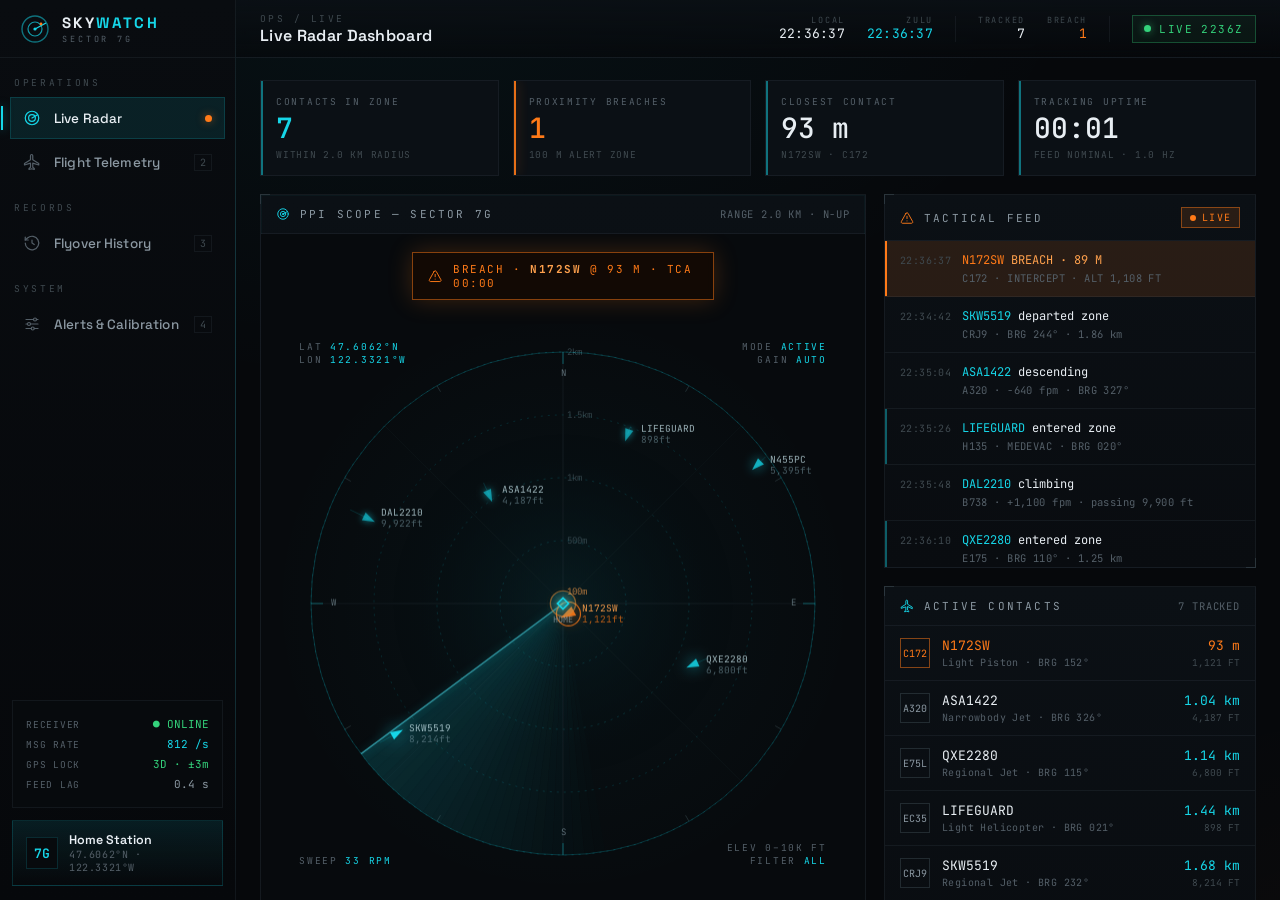
<file: SkyWatch - Claude Design/SkyWatch.html>
<!DOCTYPE html>
<html lang="en">
<head>
<meta charset="UTF-8">
<meta name="viewport" content="width=device-width, initial-scale=1.0">
<title>SkyWatch — Tactical Airspace Monitor</title>
<link rel="preconnect" href="https://fonts.googleapis.com">
<link rel="preconnect" href="https://fonts.gstatic.com" crossorigin>
<link href="https://fonts.googleapis.com/css2?family=Space+Grotesk:wght@400;500;600;700&family=JetBrains+Mono:wght@400;500;600&display=swap" rel="stylesheet">
<link rel="stylesheet" href="styles.css">
<link rel="stylesheet" href="screens.css">
</head>
<body>
<div class="app">

  <!-- ======================= LEFT RAIL ======================= -->
  <aside class="rail">
    <div class="brand">
      <div class="brand-mark">
        <svg width="30" height="30" viewBox="0 0 30 30" fill="none">
          <circle cx="15" cy="15" r="13" stroke="#16d6e8" stroke-width="1.4" opacity="0.5"/>
          <circle cx="15" cy="15" r="7" stroke="#16d6e8" stroke-width="1.2" opacity="0.7"/>
          <path d="M15 15 L26 9" stroke="#16d6e8" stroke-width="1.4"/>
          <circle cx="15" cy="15" r="1.6" fill="#16d6e8"/>
          <circle cx="21" cy="10" r="1.4" fill="#ff7a18"/>
        </svg>
      </div>
      <div>
        <div class="brand-name">SKY<b>WATCH</b></div>
        <div class="brand-sub">SECTOR 7G</div>
      </div>
    </div>

    <div class="rail-section">Operations</div>
    <nav class="nav">
      <div class="nav-item" data-go="dashboard">
        <span class="ico"><svg viewBox="0 0 24 24" fill="none" stroke="currentColor" stroke-width="1.6"><circle cx="12" cy="12" r="9"/><circle cx="12" cy="12" r="4.5"/><path d="M12 12 19 8" stroke-linecap="round"/></svg></span>
        <span class="lbl">Live Radar</span>
        <span class="alert-dot"></span>
      </div>
      <div class="nav-item" data-go="telemetry">
        <span class="ico"><svg viewBox="0 0 24 24" fill="none" stroke="currentColor" stroke-width="1.6" stroke-linejoin="round"><path d="M21 16v-2l-8-5V3.5a1.5 1.5 0 0 0-3 0V9l-8 5v2l8-2.5V19l-2 1.5V22l3.5-1 3.5 1v-1.5L13 19v-5.5z"/></svg></span>
        <span class="lbl">Flight Telemetry</span>
        <span class="kbd">2</span>
      </div>
    </nav>

    <div class="rail-section">Records</div>
    <nav class="nav">
      <div class="nav-item" data-go="history">
        <span class="ico"><svg viewBox="0 0 24 24" fill="none" stroke="currentColor" stroke-width="1.6" stroke-linecap="round"><path d="M3 12a9 9 0 1 0 3-6.7L3 8"/><path d="M3 4v4h4"/><path d="M12 8v4l3 2"/></svg></span>
        <span class="lbl">Flyover History</span>
        <span class="kbd">3</span>
      </div>
    </nav>

    <div class="rail-section">System</div>
    <nav class="nav">
      <div class="nav-item" data-go="calibration">
        <span class="ico"><svg viewBox="0 0 24 24" fill="none" stroke="currentColor" stroke-width="1.6" stroke-linecap="round"><path d="M4 6h10M18 6h2M4 12h2M10 12h10M4 18h7M15 18h5"/><circle cx="16" cy="6" r="2"/><circle cx="8" cy="12" r="2"/><circle cx="13" cy="18" r="2"/></svg></span>
        <span class="lbl">Alerts & Calibration</span>
        <span class="kbd">4</span>
      </div>
    </nav>

    <div class="rail-spacer"></div>

    <div class="rail-status">
      <div class="row"><span class="k">Receiver</span><span class="v ok">● ONLINE</span></div>
      <div class="row"><span class="k">Msg Rate</span><span class="v cy">812 /s</span></div>
      <div class="row"><span class="k">GPS Lock</span><span class="v ok">3D · ±3m</span></div>
      <div class="row"><span class="k">Feed Lag</span><span class="v">0.4 s</span></div>
    </div>

    <div class="station-tag">
      <div class="av">7G</div>
      <div>
        <div class="nm">Home Station</div>
        <div class="id">47.6062°N · 122.3321°W</div>
      </div>
    </div>
  </aside>

  <!-- ======================= MAIN ======================= -->
  <div class="main">
    <header class="topbar">
      <div class="page-id">
        <span class="crumb" id="pg-crumb">OPS / LIVE</span>
        <span class="title" id="pg-title">Live Radar Dashboard</span>
      </div>
      <div class="topbar-spacer"></div>
      <div class="sysline">
        <div class="sysmetric"><span class="k">Local</span><span class="v" id="clk-local">--:--:--</span></div>
        <div class="sysmetric"><span class="k">Zulu</span><span class="v cy" id="clk-utc">--:--:--</span></div>
        <div class="sysdiv"></div>
        <div class="sysmetric"><span class="k">Tracked</span><span class="v" id="top-tracked">7</span></div>
        <div class="sysmetric"><span class="k">Breach</span><span class="v or" id="top-breach">1</span></div>
        <div class="sysdiv"></div>
        <div class="live-pill"><span class="dot"></span>LIVE <span id="clk-z">----Z</span></div>
      </div>
    </header>

    <main class="screens">
      <section class="screen" id="screen-dashboard" data-screen-label="Live Radar Dashboard"><div class="screen-pad"></div></section>
      <section class="screen" id="screen-telemetry" data-screen-label="Flight Telemetry"><div class="screen-pad"></div></section>
      <section class="screen" id="screen-history" data-screen-label="Flyover History"><div class="screen-pad"></div></section>
      <section class="screen" id="screen-calibration" data-screen-label="Alerts & Calibration"><div class="screen-pad"></div></section>
    </main>
  </div>
</div>

<script src="data.js"></script>
<script src="radar.js"></script>
<script src="screens.js"></script>
</body>
</html>
</file>
<file: SkyWatch - Claude Design/styles.css>
/* ============================================================
   SkyWatch — Tactical Airspace Monitor
   Design system + shell
   ============================================================ */

:root {
  /* surfaces */
  --bg-0: #06080b;
  --bg-1: #090c10;
  --bg-grad-1: #0a0e13;
  --panel: #0b1015;
  --panel-2: #0e141b;
  --panel-3: #11181f;
  --inset: #070a0d;

  /* lines */
  --line: rgba(122,142,152,0.10);
  --line-strong: rgba(130,158,168,0.20);
  --line-cyan: rgba(22,214,232,0.16);

  /* accents */
  --cyan: #16d6e8;
  --cyan-2: #4fe6f4;
  --cyan-dim: #0d8d99;
  --cyan-faint: rgba(22,214,232,0.10);
  --cyan-glow: rgba(22,214,232,0.55);
  --orange: #ff7a18;
  --orange-2: #ffa14d;
  --orange-faint: rgba(255,122,24,0.12);
  --orange-glow: rgba(255,122,24,0.5);
  --green: #34d27b;
  --red: #ff3b4e;
  --amber: #ffce3a;

  /* text */
  --text: #e8eef3;
  --text-dim: #8b98a2;
  --text-faint: #545f68;
  --text-mute: #3f494f;

  /* type */
  --mono: 'JetBrains Mono', ui-monospace, monospace;
  --sans: 'Space Grotesk', system-ui, sans-serif;

  --rail-w: 236px;
  --top-h: 58px;
}

* { box-sizing: border-box; margin: 0; padding: 0; }

html, body { height: 100%; }

body {
  font-family: var(--sans);
  background: var(--bg-0);
  color: var(--text);
  -webkit-font-smoothing: antialiased;
  text-rendering: optimizeLegibility;
  overflow: hidden;
}

/* faint global scanline / grid wash */
.app {
  position: relative;
  display: grid;
  grid-template-columns: var(--rail-w) 1fr;
  grid-template-rows: 100vh;
  height: 100vh;
  background:
    radial-gradient(1200px 800px at 30% -10%, rgba(22,214,232,0.05), transparent 60%),
    radial-gradient(900px 700px at 110% 120%, rgba(255,122,24,0.035), transparent 55%),
    var(--bg-0);
}

::selection { background: rgba(22,214,232,0.25); color: #fff; }

/* scrollbars */
::-webkit-scrollbar { width: 10px; height: 10px; }
::-webkit-scrollbar-track { background: transparent; }
::-webkit-scrollbar-thumb { background: rgba(130,150,160,0.16); border-radius: 0; border: 2px solid transparent; background-clip: padding-box; }
::-webkit-scrollbar-thumb:hover { background: rgba(130,150,160,0.3); background-clip: padding-box; }

/* ============================================================
   LEFT RAIL
   ============================================================ */
.rail {
  grid-column: 1;
  background: linear-gradient(180deg, var(--bg-1), var(--bg-0));
  border-right: 1px solid var(--line);
  display: flex;
  flex-direction: column;
  position: relative;
  z-index: 5;
}
.rail::after {
  content: "";
  position: absolute; inset: 0 -1px 0 auto; width: 1px;
  background: linear-gradient(180deg, transparent, var(--line-cyan) 30%, var(--line-cyan) 70%, transparent);
}

.brand {
  display: flex; align-items: center; gap: 12px;
  height: var(--top-h);
  padding: 0 20px;
  border-bottom: 1px solid var(--line);
}
.brand-mark {
  width: 30px; height: 30px; position: relative; flex: none;
}
.brand-mark svg { display: block; }
.brand-name {
  font-weight: 700; font-size: 15px; letter-spacing: 0.16em;
  text-transform: uppercase;
}
.brand-name b { color: var(--cyan); font-weight: 700; }
.brand-sub {
  font-family: var(--mono); font-size: 8.5px; letter-spacing: 0.34em;
  color: var(--text-faint); text-transform: uppercase; margin-top: 1px;
}

.rail-section {
  padding: 18px 14px 8px;
  font-family: var(--mono);
  font-size: 9.5px; letter-spacing: 0.28em; text-transform: uppercase;
  color: var(--text-mute);
}

.nav { display: flex; flex-direction: column; gap: 2px; padding: 0 10px; }
.nav-item {
  display: flex; align-items: center; gap: 13px;
  padding: 11px 12px;
  border: 1px solid transparent;
  color: var(--text-dim);
  cursor: pointer;
  position: relative;
  transition: color .15s, background .15s, border-color .15s;
  user-select: none;
}
.nav-item .ico { width: 18px; height: 18px; flex: none; color: var(--text-faint); transition: color .15s; }
.nav-item .ico svg, .h-ico svg, .search .ico svg { width: 100%; height: 100%; display: block; }
.search .ico { width: 14px; height: 14px; flex: none; color: var(--text-faint); }
.nav-item .lbl { font-size: 13.5px; font-weight: 500; letter-spacing: 0.01em; }
.nav-item .kbd {
  margin-left: auto; font-family: var(--mono); font-size: 10px;
  color: var(--text-mute); border: 1px solid var(--line); padding: 1px 5px;
}
.nav-item:hover { color: var(--text); background: rgba(255,255,255,0.02); }
.nav-item:hover .ico { color: var(--text-dim); }
.nav-item.active {
  color: var(--text); background: var(--cyan-faint);
  border-color: var(--line-cyan);
}
.nav-item.active .ico { color: var(--cyan); }
.nav-item.active::before {
  content: ""; position: absolute; left: -10px; top: 8px; bottom: 8px; width: 2px;
  background: var(--cyan); box-shadow: 0 0 10px var(--cyan-glow);
}
.nav-item .alert-dot {
  margin-left: auto; width: 7px; height: 7px; border-radius: 50%;
  background: var(--orange); box-shadow: 0 0 8px var(--orange-glow);
  animation: pulse 1.6s ease-in-out infinite;
}

.rail-spacer { flex: 1; }

.rail-status {
  margin: 12px; padding: 13px;
  border: 1px solid var(--line); background: var(--inset);
}
.rail-status .row { display: flex; justify-content: space-between; align-items: center; gap: 10px; padding: 3px 0; }
.rail-status .k { font-family: var(--mono); font-size: 9.5px; letter-spacing: 0.08em; color: var(--text-faint); text-transform: uppercase; white-space: nowrap; }
.rail-status .v { font-family: var(--mono); font-size: 11px; color: var(--text-dim); white-space: nowrap; }
.rail-status .v.ok { color: var(--green); }
.rail-status .v.cy { color: var(--cyan); }

.station-tag {
  margin: 0 12px 14px; padding: 11px 13px;
  border: 1px solid var(--line-cyan); background: linear-gradient(180deg, var(--cyan-faint), transparent);
  display: flex; align-items: center; gap: 11px;
}
.station-tag .av {
  width: 32px; height: 32px; flex: none; border: 1px solid var(--line-cyan);
  display: grid; place-items: center; color: var(--cyan); font-family: var(--mono); font-size: 13px; font-weight: 600;
  background: var(--inset);
}
.station-tag .nm { font-size: 12.5px; font-weight: 600; }
.station-tag .id { font-family: var(--mono); font-size: 10px; color: var(--text-faint); letter-spacing: 0.06em; }

/* ============================================================
   TOP BAR
   ============================================================ */
.main {
  grid-column: 2; min-width: 0;
  display: grid; grid-template-rows: var(--top-h) 1fr;
  height: 100vh; min-height: 0;
}
.topbar {
  display: flex; align-items: center; gap: 18px;
  padding: 0 24px;
  border-bottom: 1px solid var(--line);
  background: linear-gradient(180deg, rgba(11,16,21,0.9), rgba(6,8,11,0.6));
  backdrop-filter: blur(6px);
  position: relative; z-index: 4;
}
.page-id { display: flex; flex-direction: column; }
.page-id .crumb { font-family: var(--mono); font-size: 9.5px; letter-spacing: 0.26em; color: var(--text-mute); text-transform: uppercase; }
.page-id .title { font-size: 16px; font-weight: 600; letter-spacing: 0.02em; }

.topbar-spacer { flex: 1; }

.sysline { display: flex; align-items: center; gap: 22px; }
.sysmetric { display: flex; flex-direction: column; align-items: flex-end; line-height: 1.25; }
.sysmetric .k { font-family: var(--mono); font-size: 8.5px; letter-spacing: 0.2em; color: var(--text-mute); text-transform: uppercase; }
.sysmetric .v { font-family: var(--mono); font-size: 13px; color: var(--text); letter-spacing: 0.02em; }
.sysmetric .v.cy { color: var(--cyan); }
.sysmetric .v.or { color: var(--orange); }

.sysdiv { width: 1px; height: 26px; background: var(--line); }

.live-pill {
  display: flex; align-items: center; gap: 8px;
  font-family: var(--mono); font-size: 11px; letter-spacing: 0.14em;
  color: var(--green); border: 1px solid rgba(52,210,123,0.3);
  padding: 6px 11px; background: rgba(52,210,123,0.06);
}
.live-pill .dot { width: 7px; height: 7px; border-radius: 50%; background: var(--green); box-shadow: 0 0 8px rgba(52,210,123,0.7); animation: pulse 1.8s infinite; }

/* ============================================================
   SCREEN HOST
   ============================================================ */
.screens { position: relative; min-height: 0; overflow: hidden; }
.screen {
  position: absolute; inset: 0;
  overflow: auto;
  display: none;
}
.screen.active { display: block; }
.screen-pad { padding: 22px 24px 28px; }

/* ============================================================
   PANELS / GENERIC
   ============================================================ */
.panel {
  background: linear-gradient(180deg, var(--panel), var(--bg-1));
  border: 1px solid var(--line);
  position: relative;
}
.panel.glow { box-shadow: inset 0 0 0 1px rgba(22,214,232,0.04); }
/* corner ticks */
.panel.ticked::before, .panel.ticked::after {
  content: ""; position: absolute; width: 9px; height: 9px; pointer-events: none;
  border-color: var(--line-strong); border-style: solid;
}
.panel.ticked::before { top: -1px; left: -1px; border-width: 1px 0 0 1px; }
.panel.ticked::after { bottom: -1px; right: -1px; border-width: 0 1px 1px 0; }

.panel-head {
  display: flex; align-items: center; gap: 10px;
  padding: 12px 15px; border-bottom: 1px solid var(--line);
}
.panel-head .h-title { font-family: var(--mono); font-size: 11px; letter-spacing: 0.2em; text-transform: uppercase; color: var(--text-dim); }
.panel-head .h-ico { width: 14px; height: 14px; color: var(--cyan); }
.panel-head .h-meta { margin-left: auto; font-family: var(--mono); font-size: 10.5px; color: var(--text-faint); letter-spacing: 0.08em; }
.panel-body { padding: 15px; }

.eyebrow { font-family: var(--mono); font-size: 9.5px; letter-spacing: 0.26em; text-transform: uppercase; color: var(--text-mute); }

/* badges */
.badge {
  display: inline-flex; align-items: center; gap: 6px;
  font-family: var(--mono); font-size: 10px; letter-spacing: 0.12em; text-transform: uppercase;
  padding: 3px 8px; border: 1px solid var(--line-strong); color: var(--text-dim);
}
.badge.cy { color: var(--cyan); border-color: rgba(22,214,232,0.4); background: var(--cyan-faint); }
.badge.or { color: var(--orange); border-color: rgba(255,122,24,0.45); background: var(--orange-faint); }
.badge.gn { color: var(--green); border-color: rgba(52,210,123,0.4); background: rgba(52,210,123,0.07); }
.badge.rd { color: var(--red); border-color: rgba(255,59,78,0.45); background: rgba(255,59,78,0.08); }
.badge .b-dot { width: 6px; height: 6px; border-radius: 50%; background: currentColor; }

/* stat block */
.stat .s-k { font-family: var(--mono); font-size: 9.5px; letter-spacing: 0.18em; text-transform: uppercase; color: var(--text-faint); margin-bottom: 6px; }
.stat .s-v { font-family: var(--mono); font-weight: 500; line-height: 1; }
.stat .s-v .u { color: var(--text-faint); font-size: 0.5em; margin-left: 3px; letter-spacing: 0.05em; }

/* data row */
.drow { display: flex; align-items: baseline; justify-content: space-between; padding: 9px 0; border-bottom: 1px solid var(--line); }
.drow:last-child { border-bottom: none; }
.drow .dk { font-family: var(--mono); font-size: 10.5px; letter-spacing: 0.1em; text-transform: uppercase; color: var(--text-faint); }
.drow .dv { font-family: var(--mono); font-size: 13px; color: var(--text); }
.drow .dv.cy { color: var(--cyan); }
.drow .dv.or { color: var(--orange); }

@keyframes pulse { 0%,100% { opacity: 1; } 50% { opacity: 0.35; } }
@keyframes blink { 0%,49% { opacity: 1; } 50%,100% { opacity: 0.15; } }
@keyframes sweepFade { from { opacity: 0.9; } to { opacity: 0; } }
</file>
<file: SkyWatch - Claude Design/screens.css>
/* ============================================================
   SkyWatch — per-screen layouts
   ============================================================ */

/* ---------- DASHBOARD ---------- */
.dash {
  display: grid;
  grid-template-columns: minmax(0,1fr) 372px;
  gap: 18px;
}
.dash-left { display: flex; flex-direction: column; gap: 18px; min-width: 0; }
.dash-right { display: flex; flex-direction: column; gap: 18px; }

/* top stat strip */
.statstrip { display: grid; grid-template-columns: repeat(4, 1fr); gap: 14px; }
.statstrip .cell {
  border: 1px solid var(--line); background: var(--panel);
  padding: 14px 15px; position: relative; overflow: hidden;
}
.statstrip .cell::after {
  content: ""; position: absolute; left: 0; top: 0; bottom: 0; width: 2px; background: var(--cyan); opacity: 0.5;
}
.statstrip .cell.warn::after { background: var(--orange); opacity: 0.9; box-shadow: 0 0 12px var(--orange-glow); }
.statstrip .s-v { font-size: 28px; color: var(--text); }
.statstrip .cell.warn .s-v { color: var(--orange); }
.statstrip .cell.cy .s-v { color: var(--cyan); }
.statstrip .sub { font-family: var(--mono); font-size: 9.5px; color: var(--text-mute); margin-top: 6px; letter-spacing: 0.08em; }

/* radar panel */
.radar-panel { flex: 1; min-height: 0; display: flex; flex-direction: column; }
.radar-stage {
  position: relative; flex: 1; min-height: 540px;
  display: grid; place-items: center;
  background:
    radial-gradient(circle at 50% 50%, rgba(22,214,232,0.04), transparent 62%),
    var(--inset);
  overflow: hidden;
}
.radar-wrap { position: relative; width: min(620px, 92%); aspect-ratio: 1; }
.radar-wrap canvas { position: absolute; inset: 0; width: 100%; height: 100%; }

/* overlay HUD corners on radar */
.radar-hud { position: absolute; inset: 14px; pointer-events: none; font-family: var(--mono); }
.radar-hud .corner { position: absolute; font-size: 9.5px; letter-spacing: 0.18em; color: var(--text-faint); text-transform: uppercase; }
.radar-hud .tl { top: 0; left: 0; }
.radar-hud .tr { top: 0; right: 0; text-align: right; }
.radar-hud .bl { bottom: 0; left: 0; }
.radar-hud .br { bottom: 0; right: 0; text-align: right; }
.radar-hud .corner .b { color: var(--cyan); }

/* breach callout floating */
.breach-callout {
  position: absolute; top: 18px; left: 50%; transform: translateX(-50%);
  display: none; align-items: center; gap: 11px;
  border: 1px solid rgba(255,122,24,0.5); background: rgba(20,10,4,0.86);
  padding: 9px 15px; backdrop-filter: blur(4px);
  box-shadow: 0 0 24px rgba(255,122,24,0.22);
}
.breach-callout.show { display: flex; animation: blink 1.1s steps(1) infinite; }
.breach-callout .bc-ico { width: 17px; height: 17px; color: var(--orange); }
.breach-callout .bc-txt { font-family: var(--mono); font-size: 11px; letter-spacing: 0.14em; color: var(--orange); text-transform: uppercase; }
.breach-callout .bc-txt b { color: var(--orange-2); }

.radar-foot {
  display: flex; align-items: center; gap: 18px; padding: 11px 16px;
  border-top: 1px solid var(--line); font-family: var(--mono); font-size: 10.5px; color: var(--text-faint);
}
.radar-foot .item { display: flex; align-items: center; gap: 7px; letter-spacing: 0.06em; }
.radar-foot .swatch { width: 10px; height: 10px; border: 1px solid currentColor; }
.radar-foot .swatch.tri { width: 0; height: 0; border: none; border-left: 5px solid transparent; border-right: 5px solid transparent; border-bottom: 9px solid var(--cyan); }
.radar-foot .swatch.tri.or { border-bottom-color: var(--orange); }
.radar-foot .sep { margin-left: auto; }

/* tactical feed */
.feed { flex: none; }
.feed-list { max-height: 326px; overflow: auto; }
.feed-item {
  display: grid; grid-template-columns: auto 1fr; gap: 11px;
  padding: 11px 15px; border-bottom: 1px solid var(--line);
  position: relative;
}
.feed-item .ts { font-family: var(--mono); font-size: 10px; color: var(--text-mute); letter-spacing: 0.04em; padding-top: 2px; white-space: nowrap; }
.feed-item .body .ln1 { font-family: var(--mono); font-size: 12px; color: var(--text); }
.feed-item .body .ln1 .cs { color: var(--cyan); }
.feed-item .body .ln2 { font-family: var(--mono); font-size: 10.5px; color: var(--text-faint); margin-top: 3px; letter-spacing: 0.04em; }
.feed-item.alert { background: var(--orange-faint); }
.feed-item.alert::before { content: ""; position: absolute; left: 0; top: 0; bottom: 0; width: 2px; background: var(--orange); }
.feed-item.alert .ln1 { color: var(--orange-2); }
.feed-item.alert .ln1 .cs { color: var(--orange); }
.feed-item.entry::before { content: ""; position: absolute; left: 0; top: 0; bottom: 0; width: 2px; background: var(--cyan); opacity: 0.4; }

/* contact list */
.contact-row {
  display: grid; grid-template-columns: 30px 1fr auto; align-items: center; gap: 12px;
  padding: 11px 15px; border-bottom: 1px solid var(--line); cursor: pointer; transition: background .12s;
}
.contact-row:hover { background: rgba(255,255,255,0.02); }
.contact-row:last-child { border-bottom: none; }
.contact-row .tag {
  width: 30px; height: 30px; border: 1px solid var(--line-strong); display: grid; place-items: center;
  font-family: var(--mono); font-size: 10px; color: var(--text-dim);
}
.contact-row.warn .tag { border-color: rgba(255,122,24,0.5); color: var(--orange); }
.contact-row .cs { font-family: var(--mono); font-size: 13px; color: var(--text); }
.contact-row.warn .cs { color: var(--orange); }
.contact-row .meta { font-family: var(--mono); font-size: 10px; color: var(--text-faint); margin-top: 2px; letter-spacing: 0.04em; }
.contact-row .dist { text-align: right; }
.contact-row .dist .d { font-family: var(--mono); font-size: 13px; color: var(--cyan); }
.contact-row.warn .dist .d { color: var(--orange); }
.contact-row .dist .a { font-family: var(--mono); font-size: 9.5px; color: var(--text-mute); margin-top: 2px; }

/* ---------- TELEMETRY ---------- */
.tele { display: grid; grid-template-columns: minmax(0,1fr) 360px; gap: 18px; }
.tele-main { display: flex; flex-direction: column; gap: 18px; min-width: 0; }
.tele-side { display: flex; flex-direction: column; gap: 18px; }

.tele-hero { display: grid; grid-template-columns: 1fr auto; gap: 18px; padding: 20px 22px; }
.tele-hero .cs-big { font-family: var(--mono); font-size: 40px; font-weight: 600; letter-spacing: 0.02em; line-height: 1; }
.tele-hero .cs-big .live { color: var(--cyan); }
.tele-hero .sub { display: flex; gap: 10px; margin-top: 12px; flex-wrap: wrap; }
.tele-hero .desc { margin-top: 14px; font-family: var(--mono); font-size: 11.5px; color: var(--text-dim); letter-spacing: 0.03em; line-height: 1.7; }
.tele-hero .silhouette {
  width: 230px; height: 120px; align-self: center;
}

.tele-grid { display: grid; grid-template-columns: repeat(3, 1fr); gap: 14px; }
.tele-cell {
  border: 1px solid var(--line); background: var(--panel); padding: 16px 17px; position: relative;
}
.tele-cell .s-k { display: flex; align-items: center; gap: 7px; }
.tele-cell .s-v { font-size: 30px; margin-top: 10px; }
.tele-cell.big .s-v { font-size: 34px; }
.tele-cell .trend { font-family: var(--mono); font-size: 10px; margin-top: 9px; letter-spacing: 0.06em; }
.tele-cell .trend.up { color: var(--green); }
.tele-cell .trend.dn { color: var(--orange); }
.tele-cell .trend.flat { color: var(--text-faint); }

/* heading compass */
.compass { width: 88px; height: 88px; margin: 4px auto 0; }

/* chart */
.chart-wrap { padding: 8px 6px 4px; }
.chart-wrap canvas { width: 100%; display: block; }
.chart-legend { display: flex; gap: 16px; padding: 6px 14px 12px; }
.chart-legend .lg { display: flex; align-items: center; gap: 7px; font-family: var(--mono); font-size: 10px; color: var(--text-faint); letter-spacing: 0.06em; }
.chart-legend .lg .ln { width: 14px; height: 2px; }

/* route strip */
.route { display: grid; grid-template-columns: 1fr auto 1fr; align-items: center; gap: 14px; padding: 18px; }
.route .port { text-align: center; }
.route .port .code { font-family: var(--mono); font-size: 26px; color: var(--text); }
.route .port .nm { font-family: var(--mono); font-size: 10px; color: var(--text-faint); margin-top: 5px; letter-spacing: 0.06em; }
.route .mid { display: flex; flex-direction: column; align-items: center; gap: 6px; color: var(--cyan); }
.route .mid .ln { width: 120px; height: 1px; background: linear-gradient(90deg, transparent, var(--cyan), transparent); position: relative; }
.route .mid .ln::after { content: "✈"; position: absolute; left: 60%; top: -8px; font-size: 13px; color: var(--cyan); }
.route .mid .et { font-family: var(--mono); font-size: 9.5px; color: var(--text-faint); letter-spacing: 0.1em; }

.mini-radar { display: grid; place-items: center; padding: 12px; }
.mini-radar canvas { width: 100%; max-width: 300px; aspect-ratio: 1; }

/* ---------- HISTORY ---------- */
.hist-toolbar { display: flex; align-items: center; gap: 12px; margin-bottom: 16px; flex-wrap: wrap; }
.search {
  display: flex; align-items: center; gap: 9px; padding: 9px 13px; min-width: 280px;
  border: 1px solid var(--line); background: var(--inset); flex: 1; max-width: 360px;
}
.search .ico { width: 14px; height: 14px; color: var(--text-faint); }
.search input { background: none; border: none; outline: none; color: var(--text); font-family: var(--mono); font-size: 12px; width: 100%; letter-spacing: 0.04em; }
.search input::placeholder { color: var(--text-mute); }

.chipset { display: flex; gap: 8px; }
.chip {
  font-family: var(--mono); font-size: 10.5px; letter-spacing: 0.1em; text-transform: uppercase;
  padding: 7px 12px; border: 1px solid var(--line); color: var(--text-dim); cursor: pointer; transition: .12s;
}
.chip:hover { border-color: var(--line-strong); color: var(--text); }
.chip.on { color: var(--cyan); border-color: rgba(22,214,232,0.4); background: var(--cyan-faint); }

.hist-stat { margin-left: auto; display: flex; gap: 24px; }
.hist-stat .hs { text-align: right; }
.hist-stat .hs .v { font-family: var(--mono); font-size: 18px; color: var(--text); }
.hist-stat .hs .v.cy { color: var(--cyan); }
.hist-stat .hs .v.or { color: var(--orange); }
.hist-stat .hs .k { font-family: var(--mono); font-size: 8.5px; letter-spacing: 0.16em; text-transform: uppercase; color: var(--text-mute); margin-top: 3px; }

/* histogram */
.histo { display: flex; align-items: flex-end; gap: 4px; height: 80px; padding: 0 2px; }
.histo .bar { flex: 1; background: linear-gradient(180deg, var(--cyan), var(--cyan-dim)); opacity: 0.55; position: relative; min-height: 2px; transition: opacity .12s; }
.histo .bar:hover { opacity: 1; }
.histo .bar.peak { background: linear-gradient(180deg, var(--orange), #b5560f); opacity: 0.9; }
.histo-axis { display: flex; justify-content: space-between; padding: 8px 2px 0; font-family: var(--mono); font-size: 9px; color: var(--text-mute); letter-spacing: 0.08em; }

/* table */
.table-wrap { overflow: auto; }
table.log { width: 100%; border-collapse: collapse; }
table.log th {
  text-align: left; font-family: var(--mono); font-size: 9.5px; letter-spacing: 0.16em; text-transform: uppercase;
  color: var(--text-mute); font-weight: 500; padding: 12px 15px; border-bottom: 1px solid var(--line-strong);
  position: sticky; top: 0; background: var(--panel); white-space: nowrap;
}
table.log th.num, table.log td.num { text-align: right; }
table.log td { padding: 12px 15px; border-bottom: 1px solid var(--line); font-family: var(--mono); font-size: 12px; color: var(--text-dim); white-space: nowrap; }
table.log tr:hover td { background: rgba(255,255,255,0.015); }
table.log td.cs { color: var(--text); }
table.log td.close { color: var(--cyan); }
table.log tr.breached td.close { color: var(--orange); }
table.log tr.breached td.cs { color: var(--orange); }
table.log .typetag { color: var(--text-faint); }
table.log .mini-badge { font-size: 9px; padding: 2px 6px; }

/* ---------- CALIBRATION ---------- */
.calib { display: grid; grid-template-columns: minmax(0,1fr) 380px; gap: 18px; align-items: start; }
.calib-main { display: flex; flex-direction: column; gap: 18px; }
.calib-side { display: flex; flex-direction: column; gap: 18px; }

.ctrl { padding: 18px; border-bottom: 1px solid var(--line); }
.ctrl:last-child { border-bottom: none; }
.ctrl .c-top { display: flex; align-items: baseline; justify-content: space-between; margin-bottom: 5px; }
.ctrl .c-name { font-size: 13.5px; font-weight: 500; color: var(--text); }
.ctrl .c-val { font-family: var(--mono); font-size: 14px; color: var(--cyan); }
.ctrl .c-val.or { color: var(--orange); }
.ctrl .c-desc { font-family: var(--mono); font-size: 10.5px; color: var(--text-faint); letter-spacing: 0.03em; line-height: 1.6; margin-bottom: 14px; }

/* range slider */
input[type=range].sky {
  -webkit-appearance: none; appearance: none; width: 100%; height: 3px; background: var(--line-strong);
  outline: none; cursor: pointer;
}
input[type=range].sky::-webkit-slider-thumb {
  -webkit-appearance: none; appearance: none; width: 15px; height: 15px; background: var(--cyan);
  border: 2px solid var(--bg-0); box-shadow: 0 0 10px var(--cyan-glow); cursor: pointer;
}
input[type=range].sky.or::-webkit-slider-thumb { background: var(--orange); box-shadow: 0 0 10px var(--orange-glow); }
input[type=range].sky::-moz-range-thumb { width: 14px; height: 14px; background: var(--cyan); border: 2px solid var(--bg-0); cursor: pointer; }
.range-scale { display: flex; justify-content: space-between; margin-top: 9px; font-family: var(--mono); font-size: 9px; color: var(--text-mute); letter-spacing: 0.06em; }

/* toggle */
.toggle-row { display: flex; align-items: center; justify-content: space-between; padding: 14px 18px; border-bottom: 1px solid var(--line); }
.toggle-row:last-child { border-bottom: none; }
.toggle-row .t-info .t-name { font-size: 13px; font-weight: 500; color: var(--text); }
.toggle-row .t-info .t-sub { font-family: var(--mono); font-size: 10px; color: var(--text-faint); margin-top: 3px; letter-spacing: 0.04em; }
.sw { width: 40px; height: 22px; border: 1px solid var(--line-strong); background: var(--inset); position: relative; cursor: pointer; flex: none; transition: .18s; }
.sw::after { content: ""; position: absolute; top: 2px; left: 2px; width: 16px; height: 16px; background: var(--text-faint); transition: .18s; }
.sw.on { border-color: rgba(22,214,232,0.5); background: var(--cyan-faint); }
.sw.on::after { left: 20px; background: var(--cyan); box-shadow: 0 0 8px var(--cyan-glow); }

/* segmented */
.seg { display: flex; border: 1px solid var(--line); }
.seg button {
  flex: 1; background: none; border: none; border-right: 1px solid var(--line);
  color: var(--text-dim); font-family: var(--mono); font-size: 11px; letter-spacing: 0.1em; text-transform: uppercase;
  padding: 9px 0; cursor: pointer; transition: .12s;
}
.seg button:last-child { border-right: none; }
.seg button:hover { color: var(--text); }
.seg button.on { color: var(--cyan); background: var(--cyan-faint); }

/* calib radar preview */
.calib-preview { display: grid; place-items: center; padding: 18px; }
.calib-preview canvas { width: 100%; max-width: 320px; aspect-ratio: 1; }

.threat-meter { display: flex; flex-direction: column; gap: 10px; padding: 16px 18px; }
.threat-meter .tm-row { display: flex; align-items: center; gap: 12px; }
.threat-meter .tm-bar { flex: 1; height: 6px; background: var(--inset); border: 1px solid var(--line); position: relative; }
.threat-meter .tm-fill { position: absolute; inset: 0; transform-origin: left; }
.threat-meter .tm-k { font-family: var(--mono); font-size: 10px; letter-spacing: 0.1em; text-transform: uppercase; color: var(--text-faint); width: 64px; }
.threat-meter .tm-v { font-family: var(--mono); font-size: 11px; color: var(--text-dim); width: 42px; text-align: right; }
</file>
